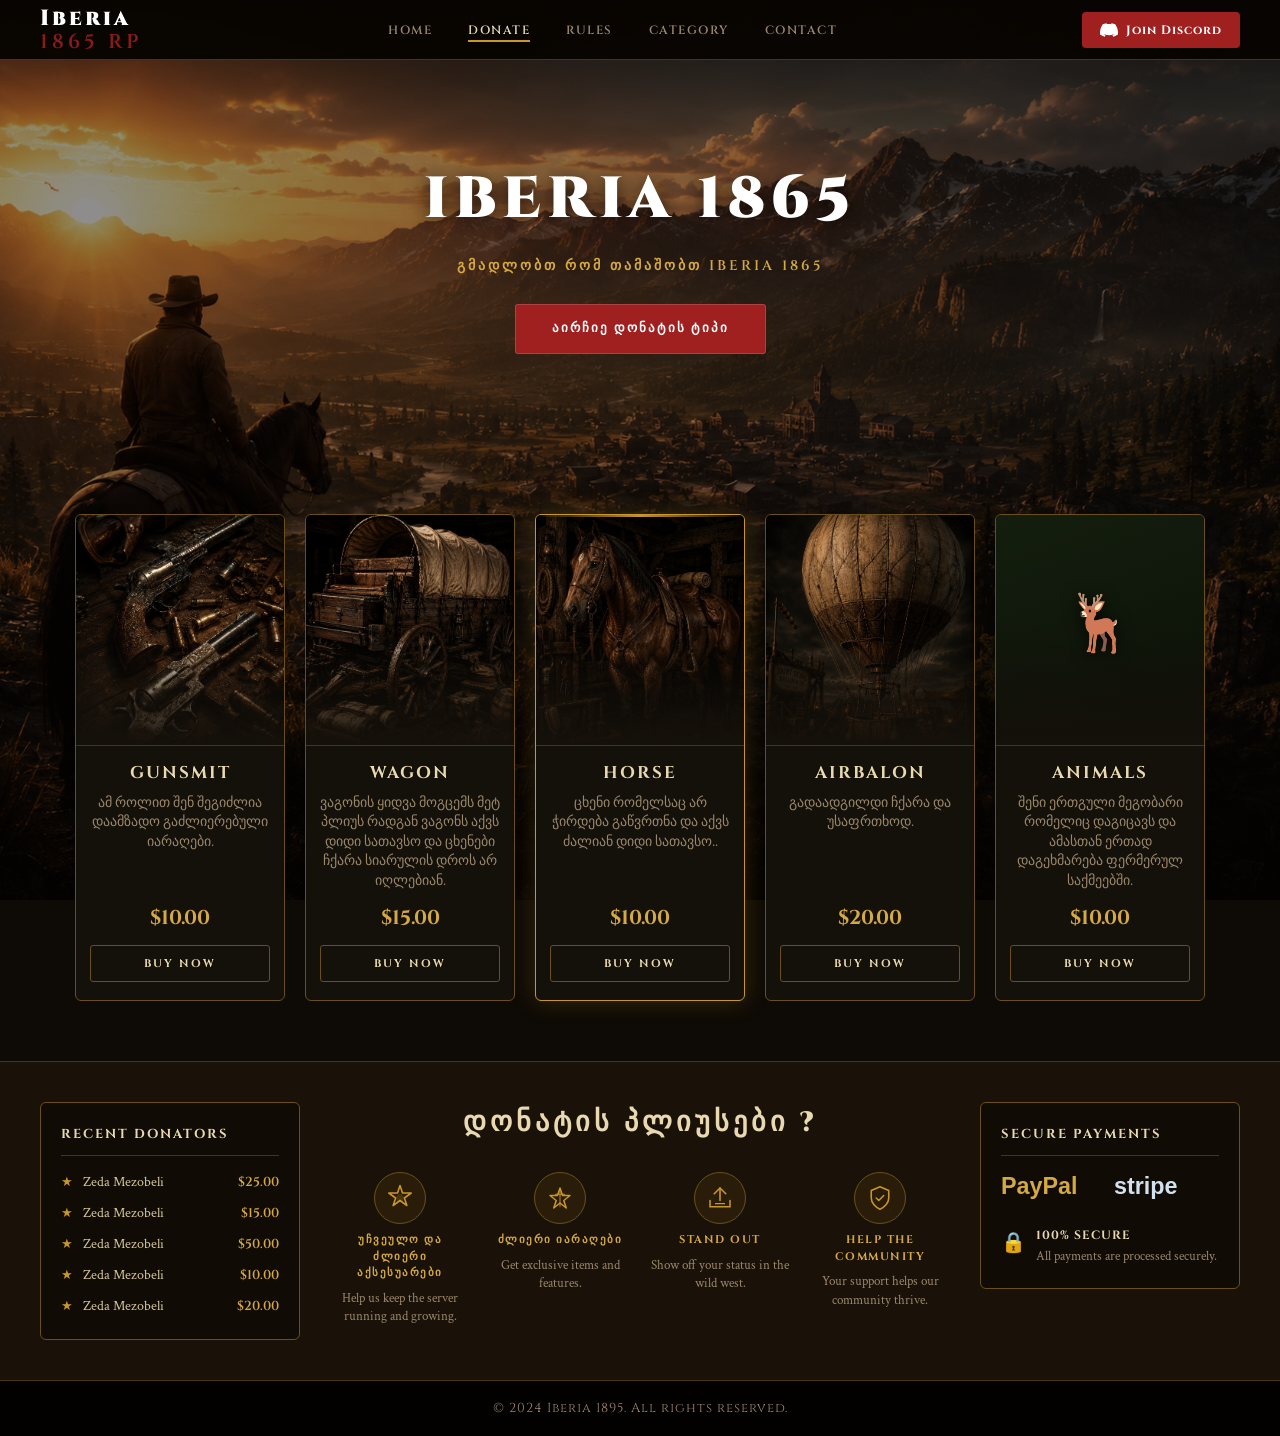
<file: index.html>
<!doctype html>
<html lang="en">
  <head>
    <meta charset="UTF-8" />
    <meta name="viewport" content="width=device-width, initial-scale=1.0" />
    <title>Iberia 1895 – Donate</title>
    <link rel="preconnect" href="https://fonts.googleapis.com" />
    <link rel="preconnect" href="https://fonts.gstatic.com" crossorigin />
    <link
      href="https://fonts.googleapis.com/css2?family=Cinzel:wght@600;700;900&family=Crimson+Text:ital,wght@0,400;0,600;1,400&display=swap"
      rel="stylesheet"
    />
    <link rel="stylesheet" href="style.css" />
  </head>
  <body>
    <script src="./menu.js"></script>
    <!-- NAV -->
    <nav class="navbar">
      <div class="nav-logo">
        <span class="logo-redem">Iberia</span>
        <span class="logo-rp">1865 RP</span>
      </div>
      <ul class="nav-links">
        <li><a href="#">Home</a></li>
        <li><a href="#" class="active">Donate</a></li>
        <li><a href="#">Rules</a></li>
        <li><a href="./category.html">Category</a></li>
        <li><a href="#">Contact</a></li>
      </ul>
      <a href="https://discord.gg/RNMJ8Ej3" class="btn-discord">
        <svg class="discord-icon" viewBox="0 0 24 24" fill="currentColor">
          <path
            d="M20.317 4.37a19.791 19.791 0 0 0-4.885-1.515.074.074 0 0 0-.079.037c-.21.375-.444.864-.608 1.25a18.27 18.27 0 0 0-5.487 0 12.64 12.64 0 0 0-.617-1.25.077.077 0 0 0-.079-.037A19.736 19.736 0 0 0 3.677 4.37a.07.07 0 0 0-.032.027C.533 9.046-.32 13.58.099 18.057.101 18.08.114 18.1.133 18.115a19.9 19.9 0 0 0 5.993 3.03.078.078 0 0 0 .084-.028c.462-.63.874-1.295 1.226-1.994a.076.076 0 0 0-.041-.106 13.107 13.107 0 0 1-1.872-.892.077.077 0 0 1-.008-.128 10.2 10.2 0 0 0 .372-.292.074.074 0 0 1 .077-.01c3.928 1.793 8.18 1.793 12.062 0a.074.074 0 0 1 .078.01c.12.098.246.198.373.292a.077.077 0 0 1-.006.127 12.299 12.299 0 0 1-1.873.892.077.077 0 0 0-.041.107c.36.698.772 1.362 1.225 1.993a.076.076 0 0 0 .084.028 19.839 19.839 0 0 0 6.002-3.03.077.077 0 0 0 .032-.054c.5-5.177-.838-9.674-3.549-13.66a.061.061 0 0 0-.031-.03z"
          />
        </svg>
        Join Discord
      </a>
    </nav>

    <!-- HERO -->
    <section class="hero">
      <div class="hero-overlay"></div>
      <div class="hero-content">
        <h1 class="hero-title">Iberia 1865</h1>
        <p class="hero-sub">გმადლობთ რომ თამაშობთ Iberia 1865</p>
        <a href="#packages" class="btn-choose">აირჩიე დონატის ტიპი</a>
      </div>
    </section>

    <!-- DONATION PACKAGES -->
    <section class="packages" id="packages">
      <div class="cards-wrapper">
        <div class="card">
          <div class="card-img gunsmit-img"></div>
          <div class="card-body">
            <h3 class="card-title">Gunsmit</h3>
            <p class="card-desc">
              ამ როლით შენ შეგიძლია დაამზადო გაძლიერებული იარაღები.
            </p>
            <p class="card-price">$10.00</p>
            <button class="btn-buy">Buy Now</button>
          </div>
        </div>

        <div class="card">
          <div class="card-img wagon-img"></div>
          <div class="card-body">
            <h3 class="card-title">Wagon</h3>
            <p class="card-desc">
              ვაგონის ყიდვა მოგცემს მეტ პლიუს რადგან ვაგონს აქვს დიდი სათავსო და
              ცხენები ჩქარა სიარულის დროს არ იღლებიან.
            </p>
            <p class="card-price">$15.00</p>
            <button class="btn-buy">Buy Now</button>
          </div>
        </div>

        <div class="card featured">
          <div class="card-img horse-img"></div>
          <div class="card-body">
            <h3 class="card-title">Horse</h3>
            <p class="card-desc">
              ცხენი რომელსაც არ ჭირდება გაწვრთნა და აქვს ძალიან დიდი სათავსო..
            </p>
            <p class="card-price">$10.00</p>
            <button class="btn-buy">Buy Now</button>
          </div>
        </div>

        <div class="card">
          <div class="card-img airbalon-img"></div>
          <div class="card-body">
            <h3 class="card-title">Airbalon</h3>
            <p class="card-desc">გადაადგილდი ჩქარა და უსაფრთხოდ.</p>
            <p class="card-price">$20.00</p>
            <button class="btn-buy">Buy Now</button>
          </div>
        </div>

        <div class="card">
          <div class="card-img animals-img"></div>
          <div class="card-body">
            <h3 class="card-title">Animals</h3>
            <p class="card-desc">
              შენი ერთგული მეგობარი რომელიც დაგიცავს და ამასთან ერთად
              დაგეხმარება ფერმერულ საქმეებში.
            </p>
            <p class="card-price">$10.00</p>
            <button class="btn-buy">Buy Now</button>
          </div>
        </div>
      </div>
    </section>

    <!-- BOTTOM ROW -->
    <section class="bottom-row">
      <!-- RECENT DONATORS -->
      <div class="donators-box">
        <h4 class="box-title">Recent Donators</h4>
        <ul class="donators-list">
          <li>
            <span class="star">★</span>
            <span class="donor-name">Zeda Mezobeli</span>
            <span class="donor-amt">$25.00</span>
          </li>
          <li>
            <span class="star">★</span>
            <span class="donor-name">Zeda Mezobeli</span>
            <span class="donor-amt">$15.00</span>
          </li>
          <li>
            <span class="star">★</span>
            <span class="donor-name">Zeda Mezobeli</span>
            <span class="donor-amt">$50.00</span>
          </li>
          <li>
            <span class="star">★</span>
            <span class="donor-name">Zeda Mezobeli</span>
            <span class="donor-amt">$10.00</span>
          </li>
          <li>
            <span class="star">★</span>
            <span class="donor-name">Zeda Mezobeli</span>
            <span class="donor-amt">$20.00</span>
          </li>
        </ul>
      </div>

      <!-- WHY DONATE -->
      <div class="why-donate">
        <h2 class="why-title">დონატის პლიუსები ?</h2>
        <div class="why-grid">
          <div class="why-item">
            <div class="why-icon">
              <svg
                viewBox="0 0 48 48"
                fill="none"
                xmlns="http://www.w3.org/2000/svg"
              >
                <path
                  d="M24 4L28 16H42L31 24L35 36L24 28L13 36L17 24L6 16H20L24 4Z"
                  stroke="#c9962a"
                  stroke-width="2.5"
                  stroke-linejoin="round"
                />
                <circle
                  cx="24"
                  cy="24"
                  r="6"
                  fill="#c9962a"
                  fill-opacity="0.2"
                />
              </svg>
            </div>
            <h5>უჩვეულო და ძლიერი აქსესუარები</h5>
            <p>Help us keep the server running and growing.</p>
          </div>
          <div class="why-item">
            <div class="why-icon">
              <svg
                viewBox="0 0 48 48"
                fill="none"
                xmlns="http://www.w3.org/2000/svg"
              >
                <path
                  d="M24 8L28 20H40L30 28L34 40L24 32L14 40L18 28L8 20H20L24 8Z"
                  stroke="#c9962a"
                  stroke-width="2.5"
                  stroke-linejoin="round"
                />
                <path d="M16 18L32 18" stroke="#c9962a" stroke-width="1.5" />
                <path d="M24 10L24 38" stroke="#c9962a" stroke-width="1.5" />
              </svg>
            </div>
            <h5>ძლიერი იარაღები</h5>
            <p>Get exclusive items and features.</p>
          </div>
          <div class="why-item">
            <div class="why-icon">
              <svg
                viewBox="0 0 48 48"
                fill="none"
                xmlns="http://www.w3.org/2000/svg"
              >
                <path
                  d="M8 28L8 38L40 38L40 28"
                  stroke="#c9962a"
                  stroke-width="2.5"
                  stroke-linecap="round"
                />
                <path
                  d="M24 8L24 28"
                  stroke="#c9962a"
                  stroke-width="2.5"
                  stroke-linecap="round"
                />
                <path
                  d="M14 18L24 8L34 18"
                  stroke="#c9962a"
                  stroke-width="2.5"
                  stroke-linejoin="round"
                />
                <path d="M16 33L32 33" stroke="#c9962a" stroke-width="2" />
              </svg>
            </div>
            <h5>Stand Out</h5>
            <p>Show off your status in the wild west.</p>
          </div>
          <div class="why-item">
            <div class="why-icon">
              <svg
                viewBox="0 0 48 48"
                fill="none"
                xmlns="http://www.w3.org/2000/svg"
              >
                <path
                  d="M24 6L38 12V24C38 32 31 39 24 42C17 39 10 32 10 24V12L24 6Z"
                  stroke="#c9962a"
                  stroke-width="2.5"
                  stroke-linejoin="round"
                />
                <path
                  d="M18 24L22 28L30 20"
                  stroke="#c9962a"
                  stroke-width="2.5"
                  stroke-linecap="round"
                  stroke-linejoin="round"
                />
              </svg>
            </div>
            <h5>Help the Community</h5>
            <p>Your support helps our community thrive.</p>
          </div>
        </div>
      </div>

      <!-- SECURE PAYMENTS -->
      <div class="payments-box">
        <h4 class="box-title">Secure Payments</h4>
        <div class="payment-logos">
          <div class="paypal-logo">
            <svg
              viewBox="0 0 80 24"
              fill="none"
              xmlns="http://www.w3.org/2000/svg"
              height="28"
            >
              <text
                x="0"
                y="19"
                font-family="Arial"
                font-weight="700"
                font-size="20"
                fill="#d4a843"
              >
                PayPal
              </text>
            </svg>
          </div>
          <div class="stripe-logo">
            <svg
              viewBox="0 0 60 24"
              fill="none"
              xmlns="http://www.w3.org/2000/svg"
              height="28"
            >
              <text
                x="0"
                y="19"
                font-family="Arial"
                font-weight="700"
                font-size="20"
                fill="#d4e0f0"
              >
                stripe
              </text>
            </svg>
          </div>
        </div>
        <div class="secure-note">
          <span class="lock-icon">🔒</span>
          <div>
            <strong>100% Secure</strong>
            <p>All payments are processed securely.</p>
          </div>
        </div>
      </div>
    </section>

    <!-- FOOTER -->
    <footer class="footer">
      <p>© 2024 Iberia 1895. All rights reserved.</p>
    </footer>
  </body>
</html>
</file>
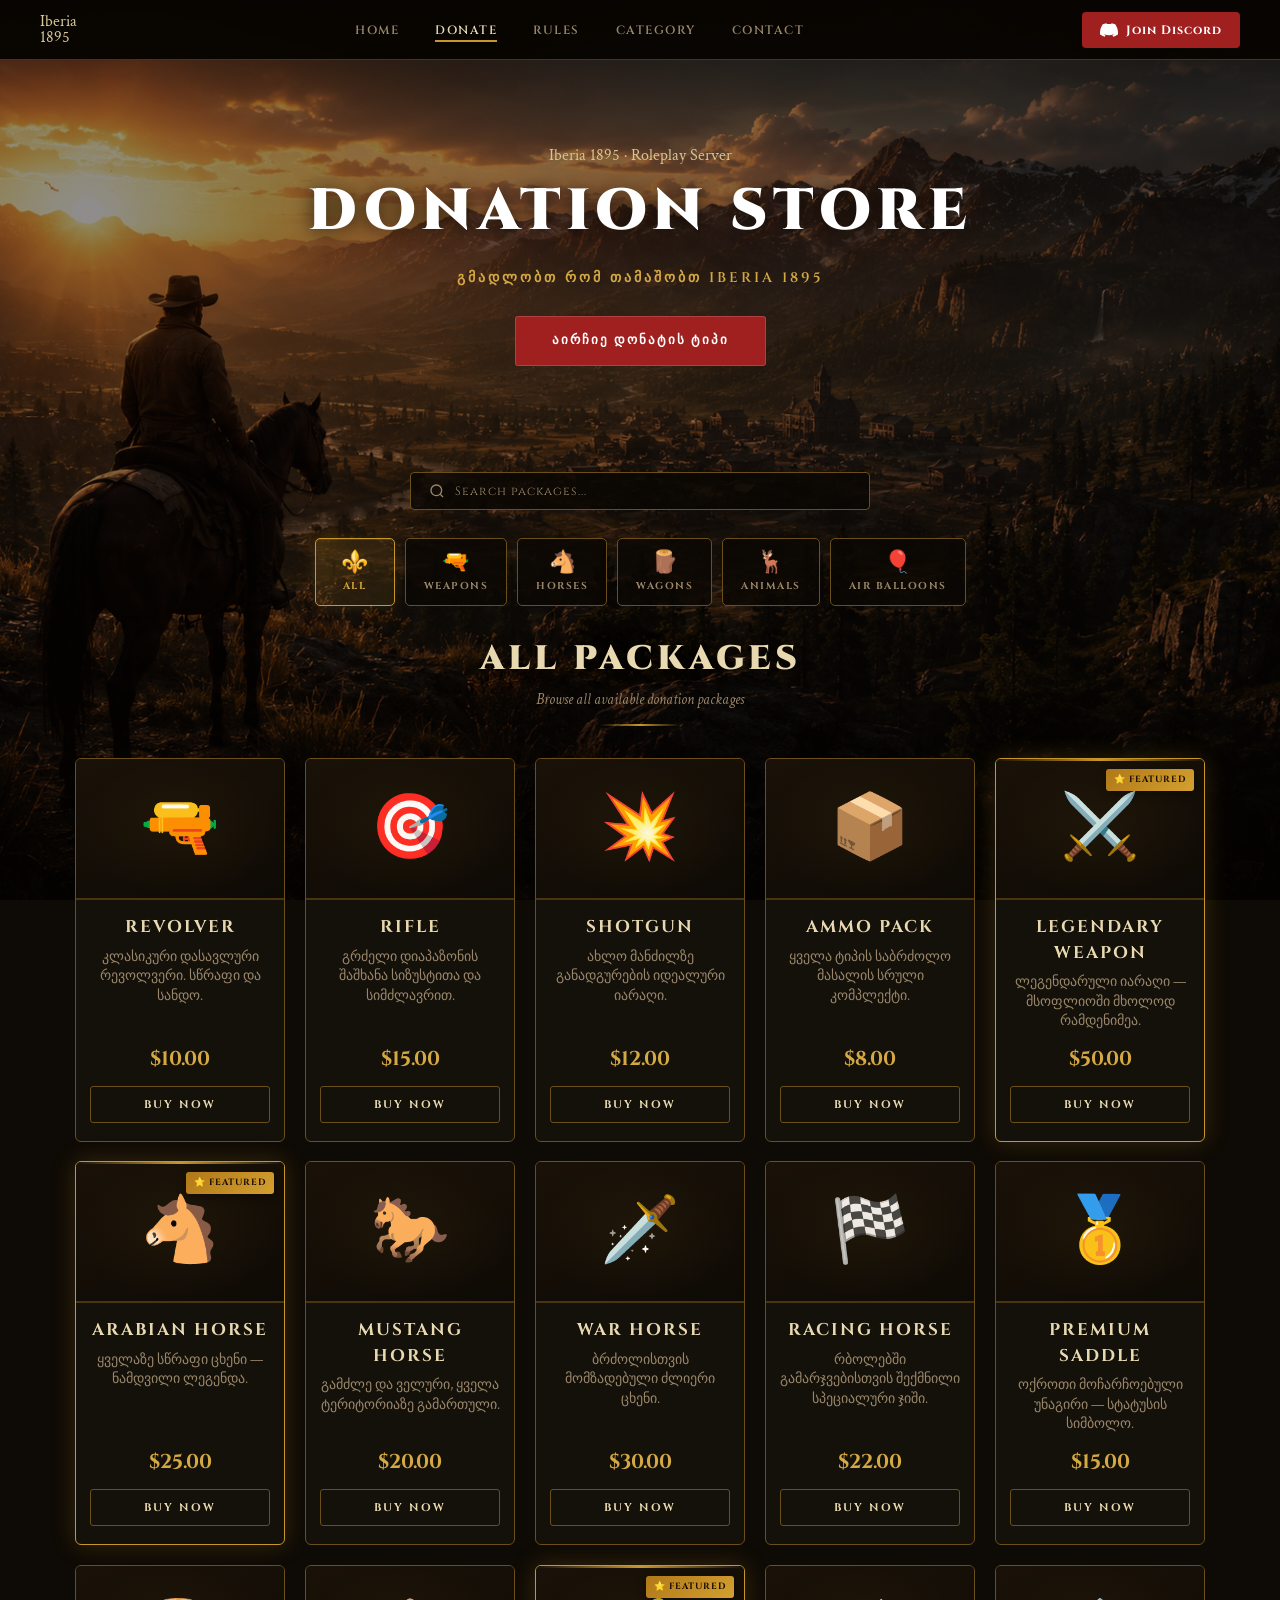
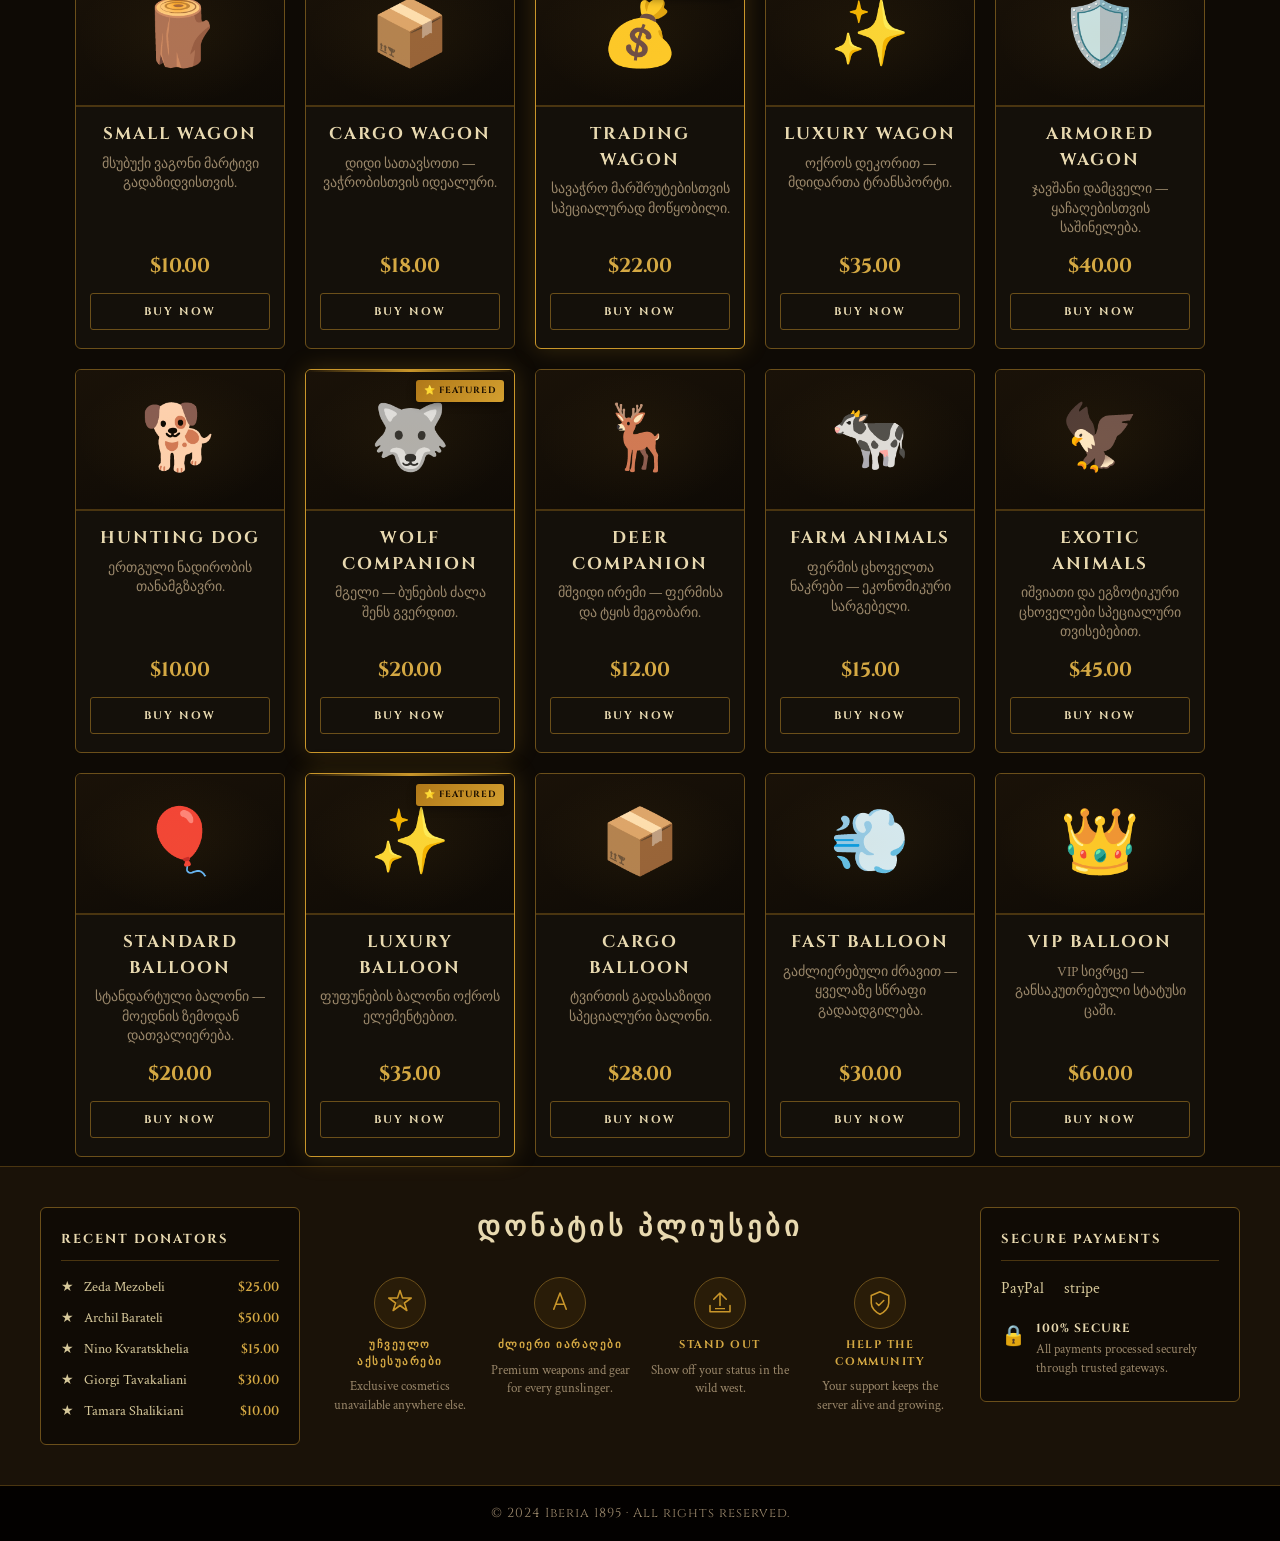
<file: category.html>
<!doctype html>
<html lang="en">
  <head>
    <meta charset="UTF-8" />
    <meta name="viewport" content="width=device-width, initial-scale=1.0" />
    <title>Iberia 1895 – Donate</title>
    <link rel="preconnect" href="https://fonts.googleapis.com" />
    <link rel="preconnect" href="https://fonts.gstatic.com" crossorigin />
    <link
      href="https://fonts.googleapis.com/css2?family=Cinzel:wght@600;700;900&family=Crimson+Text:ital,wght@0,400;0,600;1,400&display=swap"
      rel="stylesheet"
    />
    <link rel="stylesheet" href="style.css" />
  </head>
  <body>
    <!-- NAV -->
    <nav class="navbar">
      <div class="nav-logo">
        <span class="logo-main">Iberia</span>
        <span class="logo-sub">1895</span>
      </div>
      <ul class="nav-links">
        <li><a href="./index.html">Home</a></li>
        <li><a href="./donate.html" class="active">Donate</a></li>
        <li><a href="./rules.html">Rules</a></li>
        <li><a href="./category.html">Category</a></li>
        <li><a href="./contact.html">Contact</a></li>
      </ul>
      <a href="https://discord.gg/RNMJ8Ej3" class="btn-discord desktop-only">
        <svg class="discord-icon" viewBox="0 0 24 24" fill="currentColor">
          <path
            d="M20.317 4.37a19.791 19.791 0 0 0-4.885-1.515.074.074 0 0 0-.079.037c-.21.375-.444.864-.608 1.25a18.27 18.27 0 0 0-5.487 0 12.64 12.64 0 0 0-.617-1.25.077.077 0 0 0-.079-.037A19.736 19.736 0 0 0 3.677 4.37a.07.07 0 0 0-.032.027C.533 9.046-.32 13.58.099 18.057.101 18.08.114 18.1.133 18.115a19.9 19.9 0 0 0 5.993 3.03.078.078 0 0 0 .084-.028c.462-.63.874-1.295 1.226-1.994a.076.076 0 0 0-.041-.106 13.107 13.107 0 0 1-1.872-.892.077.077 0 0 1-.008-.128 10.2 10.2 0 0 0 .372-.292.074.074 0 0 1 .077-.01c3.928 1.793 8.18 1.793 12.062 0a.074.074 0 0 1 .078.01c.12.098.246.198.373.292a.077.077 0 0 1-.006.127 12.299 12.299 0 0 1-1.873.892.077.077 0 0 0-.041.107c.36.698.772 1.362 1.225 1.993a.076.076 0 0 0 .084.028 19.839 19.839 0 0 0 6.002-3.03.077.077 0 0 0 .032-.054c.5-5.177-.838-9.674-3.549-13.66a.061.061 0 0 0-.031-.03z"
          />
        </svg>
        Join Discord
      </a>
      <button class="burger" id="burgerBtn" aria-label="Toggle menu">
        <span></span><span></span><span></span>
      </button>
    </nav>

    <!-- MOBILE MENU -->
    <div class="mobile-menu" id="mobileMenu">
      <ul class="mobile-links">
        <li><a href="index.html">Home</a></li>
        <li><a href="donate.html" class="active">Donate</a></li>
        <li><a href="rules.html">Rules</a></li>
        <li><a href="category.html">Category</a></li>
        <li><a href="contact.html">Contact</a></li>
      </ul>
      <a href="https://discord.gg/RNMJ8Ej3" class="btn-discord mobile-discord">
        <svg class="discord-icon" viewBox="0 0 24 24" fill="currentColor">
          <path
            d="M20.317 4.37a19.791 19.791 0 0 0-4.885-1.515.074.074 0 0 0-.079.037c-.21.375-.444.864-.608 1.25a18.27 18.27 0 0 0-5.487 0 12.64 12.64 0 0 0-.617-1.25.077.077 0 0 0-.079-.037A19.736 19.736 0 0 0 3.677 4.37a.07.07 0 0 0-.032.027C.533 9.046-.32 13.58.099 18.057.101 18.08.114 18.1.133 18.115a19.9 19.9 0 0 0 5.993 3.03.078.078 0 0 0 .084-.028c.462-.63.874-1.295 1.226-1.994a.076.076 0 0 0-.041-.106 13.107 13.107 0 0 1-1.872-.892.077.077 0 0 1-.008-.128 10.2 10.2 0 0 0 .372-.292.074.074 0 0 1 .077-.01c3.928 1.793 8.18 1.793 12.062 0a.074.074 0 0 1 .078.01c.12.098.246.198.373.292a.077.077 0 0 1-.006.127 12.299 12.299 0 0 1-1.873.892.077.077 0 0 0-.041.107c.36.698.772 1.362 1.225 1.993a.076.076 0 0 0 .084.028 19.839 19.839 0 0 0 6.002-3.03.077.077 0 0 0 .032-.054c.5-5.177-.838-9.674-3.549-13.66a.061.061 0 0 0-.031-.03z"
          />
        </svg>
        Join Discord
      </a>
    </div>

    <!-- HERO -->
    <section class="hero">
      <div class="hero-content">
        <div class="hero-eyebrow">Iberia 1895 · Roleplay Server</div>
        <h1 class="hero-title">Donation Store</h1>
        <p class="hero-sub">გმადლობთ რომ თამაშობთ Iberia 1895</p>
        <a href="#packages" class="btn-choose">აირჩიე დონატის ტიპი</a>
      </div>
    </section>

    <!-- PACKAGES -->
    <section class="packages-section" id="packages">
      <div class="packages-controls">
        <!-- SEARCH -->
        <div class="search-bar-wrap">
          <div class="search-bar">
            <svg
              viewBox="0 0 24 24"
              fill="none"
              stroke="currentColor"
              stroke-width="2"
            >
              <circle cx="11" cy="11" r="8" />
              <path d="M21 21l-4.35-4.35" />
            </svg>
            <input
              type="text"
              id="searchInput"
              placeholder="Search packages..."
            />
          </div>
        </div>

        <div class="active-filters" id="activeFilters"></div>

        <!-- CATEGORY NAV -->
        <div class="cat-nav" id="catNav">
          <button class="cat-btn active" data-cat="all">
            <span class="cat-icon">⚜️</span><span class="cat-label">All</span>
          </button>
          <button class="cat-btn" data-cat="weapons">
            <span class="cat-icon">🔫</span
            ><span class="cat-label">Weapons</span>
          </button>
          <button class="cat-btn" data-cat="horses">
            <span class="cat-icon">🐴</span
            ><span class="cat-label">Horses</span>
          </button>
          <button class="cat-btn" data-cat="wagons">
            <span class="cat-icon">🪵</span
            ><span class="cat-label">Wagons</span>
          </button>
          <button class="cat-btn" data-cat="animals">
            <span class="cat-icon">🦌</span
            ><span class="cat-label">Animals</span>
          </button>
          <button class="cat-btn" data-cat="balloons">
            <span class="cat-icon">🎈</span
            ><span class="cat-label">Air Balloons</span>
          </button>
        </div>
      </div>

      <div class="shop-inner">
        <!-- CATEGORY BANNER -->
        <div class="cat-banner">
          <h2 class="cat-banner-title" id="catBannerTitle">All Packages</h2>
          <p class="cat-banner-sub" id="catBannerSub">
            Browse all available donation packages
          </p>
          <div class="banner-divider"></div>
        </div>

        <!-- RESULTS COUNT -->
        <div class="results-count" id="resultsCount"></div>

        <!-- CARDS -->
        <div class="cards-wrapper" id="cardsWrapper"></div>

        <!-- EMPTY STATE -->
        <div class="empty-state" id="emptyState" style="display: none">
          <span>🤠</span>
          <p>No packages found, partner.</p>
          <button class="btn-empty-reset" id="emptyReset">Reset Filters</button>
        </div>
      </div>
      <!-- /shop-inner -->
    </section>

    <!-- BOTTOM ROW -->
    <section class="bottom-row">
      <div class="donators-box">
        <h4 class="box-title">Recent Donators</h4>
        <ul class="donators-list">
          <li>
            <span class="dstar">★</span
            ><span class="donor-name">Zeda Mezobeli</span
            ><span class="donor-amt">$25.00</span>
          </li>
          <li>
            <span class="dstar">★</span
            ><span class="donor-name">Archil Barateli</span
            ><span class="donor-amt">$50.00</span>
          </li>
          <li>
            <span class="dstar">★</span
            ><span class="donor-name">Nino Kvaratskhelia</span
            ><span class="donor-amt">$15.00</span>
          </li>
          <li>
            <span class="dstar">★</span
            ><span class="donor-name">Giorgi Tavakaliani</span
            ><span class="donor-amt">$30.00</span>
          </li>
          <li>
            <span class="dstar">★</span
            ><span class="donor-name">Tamara Shalikiani</span
            ><span class="donor-amt">$10.00</span>
          </li>
        </ul>
      </div>

      <div class="why-donate">
        <h2 class="why-title">დონატის პლიუსები</h2>
        <div class="why-grid">
          <div class="why-item">
            <div class="why-icon">
              <svg viewBox="0 0 48 48" fill="none">
                <path
                  d="M24 4L28 16H42L31 24L35 36L24 28L13 36L17 24L6 16H20L24 4Z"
                  stroke="#c9962a"
                  stroke-width="2.5"
                  stroke-linejoin="round"
                />
                <circle
                  cx="24"
                  cy="24"
                  r="6"
                  fill="#c9962a"
                  fill-opacity="0.2"
                />
              </svg>
            </div>
            <h5>უჩვეულო აქსესუარები</h5>
            <p>Exclusive cosmetics unavailable anywhere else.</p>
          </div>
          <div class="why-item">
            <div class="why-icon">
              <svg viewBox="0 0 48 48" fill="none">
                <path
                  d="M14 34L24 8L34 34M18 26H30"
                  stroke="#c9962a"
                  stroke-width="2.5"
                  stroke-linecap="round"
                  stroke-linejoin="round"
                />
              </svg>
            </div>
            <h5>ძლიერი იარაღები</h5>
            <p>Premium weapons and gear for every gunslinger.</p>
          </div>
          <div class="why-item">
            <div class="why-icon">
              <svg viewBox="0 0 48 48" fill="none">
                <path
                  d="M8 28L8 38L40 38L40 28M24 8L24 28M14 18L24 8L34 18"
                  stroke="#c9962a"
                  stroke-width="2.5"
                  stroke-linecap="round"
                  stroke-linejoin="round"
                />
                <path d="M16 33L32 33" stroke="#c9962a" stroke-width="2" />
              </svg>
            </div>
            <h5>Stand Out</h5>
            <p>Show off your status in the wild west.</p>
          </div>
          <div class="why-item">
            <div class="why-icon">
              <svg viewBox="0 0 48 48" fill="none">
                <path
                  d="M24 6L38 12V24C38 32 31 39 24 42C17 39 10 32 10 24V12L24 6Z"
                  stroke="#c9962a"
                  stroke-width="2.5"
                  stroke-linejoin="round"
                />
                <path
                  d="M18 24L22 28L30 20"
                  stroke="#c9962a"
                  stroke-width="2.5"
                  stroke-linecap="round"
                  stroke-linejoin="round"
                />
              </svg>
            </div>
            <h5>Help the Community</h5>
            <p>Your support keeps the server alive and growing.</p>
          </div>
        </div>
      </div>

      <div class="payments-box">
        <h4 class="box-title">Secure Payments</h4>
        <div class="payment-logos">
          <span class="pay-paypal">PayPal</span>
          <span class="pay-stripe">stripe</span>
        </div>
        <div class="secure-note">
          <span class="lock-icon">🔒</span>
          <div>
            <strong>100% Secure</strong>
            <p>All payments processed securely through trusted gateways.</p>
          </div>
        </div>
      </div>
    </section>

    <footer class="footer">
      <p>© 2024 Iberia 1895 · All rights reserved.</p>
    </footer>

    <script src="menu.js"></script>
    <script src="shop.js"></script>
  </body>
</html>
</file>
<file: style.css>
/* =========================================================
   REDEM ROLEPLAY — DONATE PAGE
   ========================================================= */

* {
  margin: 0;
  padding: 0;
  box-sizing: border-box;
}

:root {
  --gold: #c9962a;
  --gold-light: #d4a843;
  --gold-dim: #8a6420;
  --cream: #e8d9b0;
  --dark-bg: #0e0a05;
  --panel-bg: #1a1208;
  --card-bg: #14100a;
  --border: #4a3510;
  --border-gold: #6b4f1a;
  --text-main: #d6c89a;
  --text-dim: #9a876a;
  --red-accent: #8b1a1a;
  --red-btn: #a02020;
}

html {
  scroll-behavior: smooth;
}

body {
  background-image:
    linear-gradient(180deg, rgba(8, 4, 2, 0.45) 0%, rgba(8, 4, 2, 0.45) 100%),
    url("background-img.png");
  background-size: cover;
  background-position: center;
  background-attachment: fixed;
  background-color: var(--dark-bg);
  color: var(--text-main);
  font-family: "Crimson Text", Georgia, serif;
  font-size: 16px;
  line-height: 1.5;
  min-height: 100vh;
}

/* ── NAVBAR ─────────────────────────────────────────────── */
.navbar {
  display: flex;
  align-items: center;
  justify-content: space-between;
  padding: 0 40px;
  height: 60px;
  background: rgba(8, 5, 2, 0.96);
  border-bottom: 1px solid var(--border);
  position: sticky;
  top: 0;
  z-index: 100;
}

.nav-logo {
  display: flex;
  flex-direction: column;
  line-height: 1;
}
.logo-redem {
  font-family: "Cinzel", serif;
  font-weight: 900;
  font-size: 22px;
  color: #fff;
  letter-spacing: 3px;
}
.logo-rp {
  font-family: "Cinzel", serif;
  font-weight: 600;
  font-size: 20px;
  color: var(--red-accent);
  letter-spacing: 4px;
  margin-top: 2px;
}

.nav-links {
  display: flex;
  gap: 36px;
  list-style: none;
}
.nav-links a {
  text-decoration: none;
  font-family: "Cinzel", serif;
  font-size: 12px;
  font-weight: 600;
  letter-spacing: 1.5px;
  color: var(--text-dim);
  text-transform: uppercase;
  transition: color 0.2s;
  padding-bottom: 2px;
}
.nav-links a:hover,
.nav-links a.active {
  color: var(--cream);
}
.nav-links a.active {
  border-bottom: 2px solid var(--gold);
}

.btn-discord {
  display: flex;
  align-items: center;
  gap: 8px;
  background: var(--red-btn);
  color: #fff;
  text-decoration: none;
  font-family: "Cinzel", serif;
  font-size: 12px;
  font-weight: 700;
  letter-spacing: 1px;
  padding: 9px 18px;
  border-radius: 4px;
  transition: background 0.2s;
}
.btn-discord:hover {
  background: #c02828;
}
.discord-icon {
  width: 18px;
  height: 18px;
}

/* ── HERO ────────────────────────────────────────────────── */
.hero {
  position: relative;
  min-height: 380px;
  display: flex;
  align-items: center;
  justify-content: center;
  overflow: hidden;
  background: transparent;
}

.hero-content {
  position: relative;
  text-align: center;
  z-index: 1;
  padding: 60px 20px 50px;
}

.hero-title {
  font-family: "Cinzel", serif;
  font-weight: 900;
  font-size: clamp(32px, 5vw, 58px);
  color: #fff;
  text-transform: uppercase;
  letter-spacing: 6px;
  text-shadow:
    0 2px 20px rgba(0, 0, 0, 0.8),
    0 0 60px rgba(180, 90, 10, 0.4);
  margin-bottom: 12px;
}

.hero-sub {
  font-family: "Cinzel", serif;
  font-size: clamp(11px, 1.5vw, 14px);
  font-weight: 600;
  color: var(--gold-light);
  letter-spacing: 3px;
  text-transform: uppercase;
  margin-bottom: 28px;
}

.btn-choose {
  display: inline-block;
  background: var(--red-btn);
  color: #fff;
  text-decoration: none;
  font-family: "Cinzel", serif;
  font-size: 13px;
  font-weight: 700;
  letter-spacing: 2px;
  text-transform: uppercase;
  padding: 14px 36px;
  border-radius: 3px;
  border: 1px solid rgba(255, 255, 255, 0.15);
  transition:
    background 0.2s,
    transform 0.15s;
}
.btn-choose:hover {
  background: #c02828;
  transform: translateY(-1px);
}

/* ── PACKAGES ────────────────────────────────────────────── */
.packages {
  display: flex;
  align-items: center;
  justify-content: center;
  padding: 50px 60px;
  background: transparent;
}

.cards-wrapper {
  display: flex;
  gap: 20px;
  flex-wrap: wrap;
  max-width: 1400px;
  width: 100%;
  justify-content: center;
  padding: 10px 4px;
}

.card {
  flex: 0 0 230px;
  background: var(--card-bg);
  border: 1px solid var(--border-gold);
  border-radius: 6px;
  overflow: hidden;
  display: flex;
  flex-direction: column;
  transition:
    transform 0.2s,
    box-shadow 0.2s;
  position: relative;
}
.card:hover {
  transform: translateY(-4px);
  box-shadow: 0 8px 32px rgba(180, 130, 20, 0.18);
}
.card.featured {
  border-color: var(--gold);
  box-shadow: 0 0 20px rgba(200, 150, 40, 0.2);
}

/* ── CARD IMAGES — real photos ── */
.card-img {
  width: 100%;
  height: 230px;
  background-size: cover;
  background-position: center;
  position: relative;
}

.card-img::after {
  content: "";
  position: absolute;
  inset: 0;
  background: linear-gradient(180deg, transparent 45%, var(--card-bg) 100%);
}

.gunsmit-img {
  background-image: url("gunsmit.png");
  background-position: center center;
}

.wagon-img {
  background-image: url("wagon.png");
  background-position: center top;
}

.horse-img {
  background-image: url("horse.png");
  background-position: center top;
}

.airbalon-img {
  background-image: url("balon.png");
  background-position: center top;
}

.animals-img {
  background: linear-gradient(160deg, #141e0e 0%, #0e160a 60%, #080e05 100%);
  display: flex;
  align-items: center;
  justify-content: center;
}
.animals-img::before {
  content: "🦌";
  font-size: 56px;
  position: absolute;
  top: 50%;
  left: 50%;
  transform: translate(-50%, -55%);
  z-index: 1;
  filter: drop-shadow(0 2px 8px rgba(0, 0, 0, 0.8));
}

/* ── CARD BODY ── */
.card-body {
  padding: 14px 14px 18px;
  display: flex;
  flex-direction: column;
  flex: 1;
  border-top: 1px solid var(--border);
}

.card-title {
  font-family: "Cinzel", serif;
  font-weight: 700;
  font-size: 17px;
  letter-spacing: 2px;
  text-transform: uppercase;
  color: var(--cream);
  margin-bottom: 8px;
  text-align: center;
}

.card-desc {
  font-size: 14px;
  color: var(--text-dim);
  text-align: center;
  flex: 1;
  margin-bottom: 12px;
  line-height: 1.4;
}

.card-price {
  font-family: "Cinzel", serif;
  font-weight: 700;
  font-size: 20px;
  color: var(--gold-light);
  text-align: center;
  margin-bottom: 12px;
}

.btn-buy {
  display: block;
  width: 100%;
  background: transparent;
  border: 1px solid var(--border-gold);
  color: var(--cream);
  font-family: "Cinzel", serif;
  font-size: 11px;
  font-weight: 700;
  letter-spacing: 2px;
  text-transform: uppercase;
  padding: 10px;
  border-radius: 3px;
  cursor: pointer;
  transition:
    background 0.2s,
    border-color 0.2s,
    color 0.2s;
}
.btn-buy:hover {
  background: var(--gold-dim);
  border-color: var(--gold);
  color: #fff;
}

.carousel-btn {
  display: none;
}

/* ── BOTTOM ROW ──────────────────────────────────────────── */
.bottom-row {
  display: grid;
  grid-template-columns: 260px 1fr 260px;
  gap: 30px;
  background: var(--panel-bg);
  border-top: 1px solid var(--border);
  min-height: 240px;
  padding: 40px;
  align-items: start;
}

.donators-box,
.payments-box {
  background: rgba(10, 8, 4, 0.6);
  border: 1px solid var(--border-gold);
  border-radius: 6px;
  padding: 22px 20px;
}

.box-title {
  font-family: "Cinzel", serif;
  font-weight: 700;
  font-size: 13px;
  letter-spacing: 2px;
  text-transform: uppercase;
  color: var(--cream);
  margin-bottom: 16px;
  padding-bottom: 10px;
  border-bottom: 1px solid var(--border);
}

.donators-list {
  list-style: none;
  display: flex;
  flex-direction: column;
  gap: 10px;
}
.donators-list li {
  display: flex;
  align-items: center;
  gap: 10px;
  font-size: 14px;
}
.star {
  color: var(--gold);
  font-size: 13px;
  flex-shrink: 0;
}
.donor-name {
  flex: 1;
  color: var(--text-main);
}
.donor-amt {
  font-family: "Cinzel", serif;
  font-weight: 600;
  color: var(--gold-light);
  font-size: 13px;
}

.why-donate {
  text-align: center;
}

.why-title {
  font-family: "Cinzel", serif;
  font-weight: 900;
  font-size: 28px;
  letter-spacing: 4px;
  text-transform: uppercase;
  color: var(--cream);
  margin-bottom: 28px;
}

.why-grid {
  display: grid;
  grid-template-columns: repeat(4, 1fr);
  gap: 20px;
}

.why-item {
  display: flex;
  flex-direction: column;
  align-items: center;
  gap: 8px;
}

.why-icon {
  width: 52px;
  height: 52px;
  background: rgba(180, 120, 10, 0.1);
  border: 1px solid var(--border-gold);
  border-radius: 50%;
  display: flex;
  align-items: center;
  justify-content: center;
  padding: 10px;
}
.why-icon svg {
  width: 100%;
  height: 100%;
}

.why-item h5 {
  font-family: "Cinzel", serif;
  font-size: 11px;
  font-weight: 700;
  letter-spacing: 1.5px;
  text-transform: uppercase;
  color: var(--gold-light);
}

.why-item p {
  font-size: 13px;
  color: var(--text-dim);
  text-align: center;
  line-height: 1.4;
}

.payment-logos {
  display: flex;
  align-items: center;
  gap: 20px;
  margin-bottom: 18px;
  flex-wrap: wrap;
}

.secure-note {
  display: flex;
  align-items: flex-start;
  gap: 10px;
  margin-top: 6px;
}
.lock-icon {
  font-size: 20px;
  margin-top: 2px;
}
.secure-note strong {
  font-family: "Cinzel", serif;
  font-size: 12px;
  letter-spacing: 1px;
  text-transform: uppercase;
  color: var(--cream);
  display: block;
  margin-bottom: 3px;
}
.secure-note p {
  font-size: 13px;
  color: var(--text-dim);
}

/* ── FOOTER ──────────────────────────────────────────────── */
.footer {
  background: rgba(4, 2, 0, 0.98);
  border-top: 1px solid var(--border);
  text-align: center;
  padding: 18px;
  font-size: 13px;
  color: var(--text-dim);
  font-family: "Cinzel", serif;
  letter-spacing: 1px;
}

/* ── BURGER BUTTON ───────────────────────────────────────── */
.burger {
  display: none;
  flex-direction: column;
  justify-content: center;
  gap: 5px;
  background: none;
  border: none;
  cursor: pointer;
  padding: 6px;
  z-index: 200;
}
.burger span {
  display: block;
  width: 24px;
  height: 2px;
  background: var(--cream);
  border-radius: 2px;
  transition:
    transform 0.3s,
    opacity 0.3s;
  transform-origin: center;
}
.burger.open span:nth-child(1) {
  transform: translateY(7px) rotate(45deg);
}
.burger.open span:nth-child(2) {
  opacity: 0;
}
.burger.open span:nth-child(3) {
  transform: translateY(-7px) rotate(-45deg);
}

/* ── MOBILE MENU ─────────────────────────────────────────── */
.mobile-menu {
  display: none;
  position: fixed;
  top: 60px;
  left: 0;
  right: 0;
  background: rgba(8, 5, 2, 0.98);
  border-bottom: 1px solid var(--border-gold);
  padding: 24px 30px 30px;
  flex-direction: column;
  gap: 20px;
  z-index: 99;
  transform: translateY(-10px);
  opacity: 0;
  transition:
    transform 0.25s ease,
    opacity 0.25s ease;
  pointer-events: none;
}
.mobile-menu.open {
  display: flex;
  transform: translateY(0);
  opacity: 1;
  pointer-events: all;
}
.mobile-links {
  list-style: none;
  display: flex;
  flex-direction: column;
  gap: 4px;
}
.mobile-links a {
  display: block;
  text-decoration: none;
  font-family: "Cinzel", serif;
  font-size: 14px;
  font-weight: 600;
  letter-spacing: 2px;
  color: var(--text-dim);
  text-transform: uppercase;
  padding: 10px 0;
  border-bottom: 1px solid var(--border);
  transition: color 0.2s;
}
.mobile-links a:hover,
.mobile-links a.active {
  color: var(--cream);
}
.mobile-links a.active {
  color: var(--gold-light);
}
.mobile-discord {
  margin-top: 8px;
  justify-content: center;
  width: 100%;
}
body.menu-open {
  overflow: hidden;
}

/* ── RESPONSIVE ──────────────────────────────────────────── */
@media (max-width: 1100px) {
  .bottom-row {
    grid-template-columns: 1fr 1fr;
  }
  .why-donate {
    grid-column: 1 / -1;
    order: -1;
  }
  .why-grid {
    grid-template-columns: repeat(2, 1fr);
  }
}

@media (max-width: 768px) {
  .nav-links {
    display: none;
  }
  .burger {
    display: flex;
  }
  .desktop-only {
    display: none;
  }
  .hero-content {
    padding: 40px 20px 30px;
  }
  .hero {
    flex-direction: column;
    padding: 20px;
  }
  .packages {
    padding: 30px 20px;
  }
  .cards-wrapper {
    gap: 12px;
    justify-content: center;
    flex-wrap: wrap;
  }
  .card {
    flex: 0 0 calc(50% - 6px);
    max-width: 200px;
  }
  .bottom-row {
    grid-template-columns: 1fr;
    padding: 24px 20px;
  }
  .why-donate {
    order: 0;
  }
  .why-grid {
    grid-template-columns: repeat(2, 1fr);
  }
}

/* ═══════════════════════════════════════════════════════════
   CATEGORY SYSTEM
   ═══════════════════════════════════════════════════════════ */

/* ── SEARCH BAR ─────────────────────────────────────────── */
.search-bar-wrap {
  display: flex;
  justify-content: center;
  padding: 32px 20px 0;
}
.search-bar {
  display: flex;
  align-items: center;
  gap: 10px;
  background: rgba(10, 7, 3, 0.85);
  border: 1px solid var(--border-gold);
  border-radius: 4px;
  padding: 10px 18px;
  width: 100%;
  max-width: 460px;
  transition:
    border-color 0.2s,
    box-shadow 0.2s;
}
.search-bar:focus-within {
  border-color: var(--gold);
  box-shadow: 0 0 0 2px rgba(201, 150, 42, 0.15);
}
.search-bar svg {
  width: 16px;
  height: 16px;
  color: var(--text-dim);
  flex-shrink: 0;
}
.search-bar input {
  background: none;
  border: none;
  outline: none;
  color: var(--text-main);
  font-family: "Cinzel", serif;
  font-size: 12px;
  letter-spacing: 1px;
  width: 100%;
}
.search-bar input::placeholder {
  color: var(--text-dim);
}

/* ── CATEGORY NAV ───────────────────────────────────────── */
.cat-nav {
  display: flex;
  align-items: center;
  justify-content: center;
  gap: 10px;
  flex-wrap: wrap;
  padding: 28px 20px 0;
}

.cat-btn {
  display: flex;
  flex-direction: column;
  align-items: center;
  gap: 6px;
  background: rgba(10, 7, 3, 0.8);
  border: 1px solid var(--border-gold);
  border-radius: 5px;
  padding: 12px 18px;
  cursor: pointer;
  transition:
    background 0.2s,
    border-color 0.2s,
    transform 0.15s,
    box-shadow 0.2s;
  min-width: 80px;
  position: relative;
  overflow: hidden;
}
.cat-btn::before {
  content: "";
  position: absolute;
  inset: 0;
  background: linear-gradient(
    135deg,
    rgba(201, 150, 42, 0.08) 0%,
    transparent 60%
  );
  opacity: 0;
  transition: opacity 0.2s;
}
.cat-btn:hover::before,
.cat-btn.active::before {
  opacity: 1;
}
.cat-btn:hover {
  border-color: var(--gold);
  transform: translateY(-2px);
  box-shadow: 0 4px 16px rgba(201, 150, 42, 0.15);
}
.cat-btn.active {
  border-color: var(--gold);
  background: rgba(201, 150, 42, 0.12);
  box-shadow:
    0 0 16px rgba(201, 150, 42, 0.2),
    inset 0 1px 0 rgba(201, 150, 42, 0.2);
}
.cat-icon {
  font-size: 22px;
  line-height: 1;
}
.cat-label {
  font-family: "Cinzel", serif;
  font-size: 10px;
  font-weight: 700;
  letter-spacing: 1.5px;
  text-transform: uppercase;
  color: var(--text-dim);
  transition: color 0.2s;
  white-space: nowrap;
}
.cat-btn:hover .cat-label,
.cat-btn.active .cat-label {
  color: var(--gold-light);
}

/* ── CATEGORY BANNER ────────────────────────────────────── */
.cat-banner {
  text-align: center;
  padding: 28px 20px 8px;
  position: relative;
}
.cat-banner::after {
  content: "";
  display: block;
  width: 80px;
  height: 2px;
  background: linear-gradient(90deg, transparent, var(--gold), transparent);
  margin: 12px auto 0;
}
.cat-banner-title {
  font-family: "Cinzel", serif;
  font-weight: 900;
  font-size: clamp(22px, 3vw, 34px);
  color: var(--cream);
  letter-spacing: 4px;
  text-transform: uppercase;
  text-shadow: 0 2px 16px rgba(0, 0, 0, 0.6);
}
.cat-banner-sub {
  font-family: "Crimson Text", Georgia, serif;
  font-size: 15px;
  color: var(--text-dim);
  margin-top: 4px;
  font-style: italic;
}

/* ── CARDS WRAPPER ANIMATIONS ───────────────────────────── */
.cards-wrapper {
  display: flex;
  gap: 20px;
  flex-wrap: wrap;
  max-width: 1400px;
  width: 100%;
  justify-content: center;
  padding: 24px 4px 10px;
  margin: 0 auto;
  transition: opacity 0.18s ease;
}
.cards-wrapper.fading {
  opacity: 0;
  transform: translateY(6px);
}
.cards-wrapper.entering {
  animation: cardsEnter 0.35s ease forwards;
}
@keyframes cardsEnter {
  from {
    opacity: 0;
    transform: translateY(10px);
  }
  to {
    opacity: 1;
    transform: translateY(0);
  }
}

/* ── CARD STYLES (override/extend) ─────────────────────── */
.card {
  flex: 0 0 210px;
  background: var(--card-bg);
  border: 1px solid var(--border-gold);
  border-radius: 6px;
  overflow: hidden;
  display: flex;
  flex-direction: column;
  transition:
    transform 0.2s,
    box-shadow 0.2s;
  position: relative;
  animation: cardSlideIn 0.35s ease both;
}
@keyframes cardSlideIn {
  from {
    opacity: 0;
    transform: translateY(14px) scale(0.97);
  }
  to {
    opacity: 1;
    transform: translateY(0) scale(1);
  }
}
.card:hover {
  transform: translateY(-5px);
  box-shadow: 0 10px 36px rgba(180, 130, 20, 0.22);
}
.card.featured {
  border-color: var(--gold);
  box-shadow: 0 0 24px rgba(200, 150, 40, 0.22);
}
.card.featured::after {
  content: "";
  position: absolute;
  top: 0;
  left: 0;
  right: 0;
  height: 2px;
  background: linear-gradient(90deg, transparent, var(--gold), transparent);
}

.featured-badge {
  position: absolute;
  top: 10px;
  right: 10px;
  background: linear-gradient(135deg, #b07818, #d4a030);
  color: #1a0e00;
  font-family: "Cinzel", serif;
  font-size: 9px;
  font-weight: 700;
  letter-spacing: 1px;
  text-transform: uppercase;
  padding: 4px 8px;
  border-radius: 3px;
  z-index: 2;
  box-shadow: 0 2px 8px rgba(0, 0, 0, 0.4);
}

/* Emoji image placeholder */
.card-img-emoji {
  width: 100%;
  height: 140px;
  display: flex;
  align-items: center;
  justify-content: center;
  font-size: 64px;
  background: linear-gradient(160deg, #1a1208 0%, #0e0a05 100%);
  border-bottom: 1px solid var(--border);
  position: relative;
  overflow: hidden;
}
.card-img-emoji::after {
  content: "";
  position: absolute;
  inset: 0;
  background: radial-gradient(
    ellipse at center,
    rgba(201, 150, 42, 0.06) 0%,
    transparent 70%
  );
}

/* ── EMPTY STATE ────────────────────────────────────────── */
.empty-state {
  display: flex;
  flex-direction: column;
  align-items: center;
  gap: 14px;
  padding: 60px 20px;
  color: var(--text-dim);
}
.empty-state span {
  font-size: 52px;
}
.empty-state p {
  font-family: "Cinzel", serif;
  font-size: 14px;
  letter-spacing: 2px;
  text-transform: uppercase;
}

/* ── RESPONSIVE CATEGORY ────────────────────────────────── */
@media (max-width: 768px) {
  .cat-nav {
    gap: 7px;
    padding: 20px 14px 0;
  }
  .cat-btn {
    padding: 9px 12px;
    min-width: 64px;
  }
  .cat-icon {
    font-size: 18px;
  }
  .cat-label {
    font-size: 9px;
  }
  .card {
    flex: 0 0 calc(50% - 10px);
    max-width: 180px;
  }
  .cards-wrapper {
    padding: 16px 10px;
  }
}
</file>
